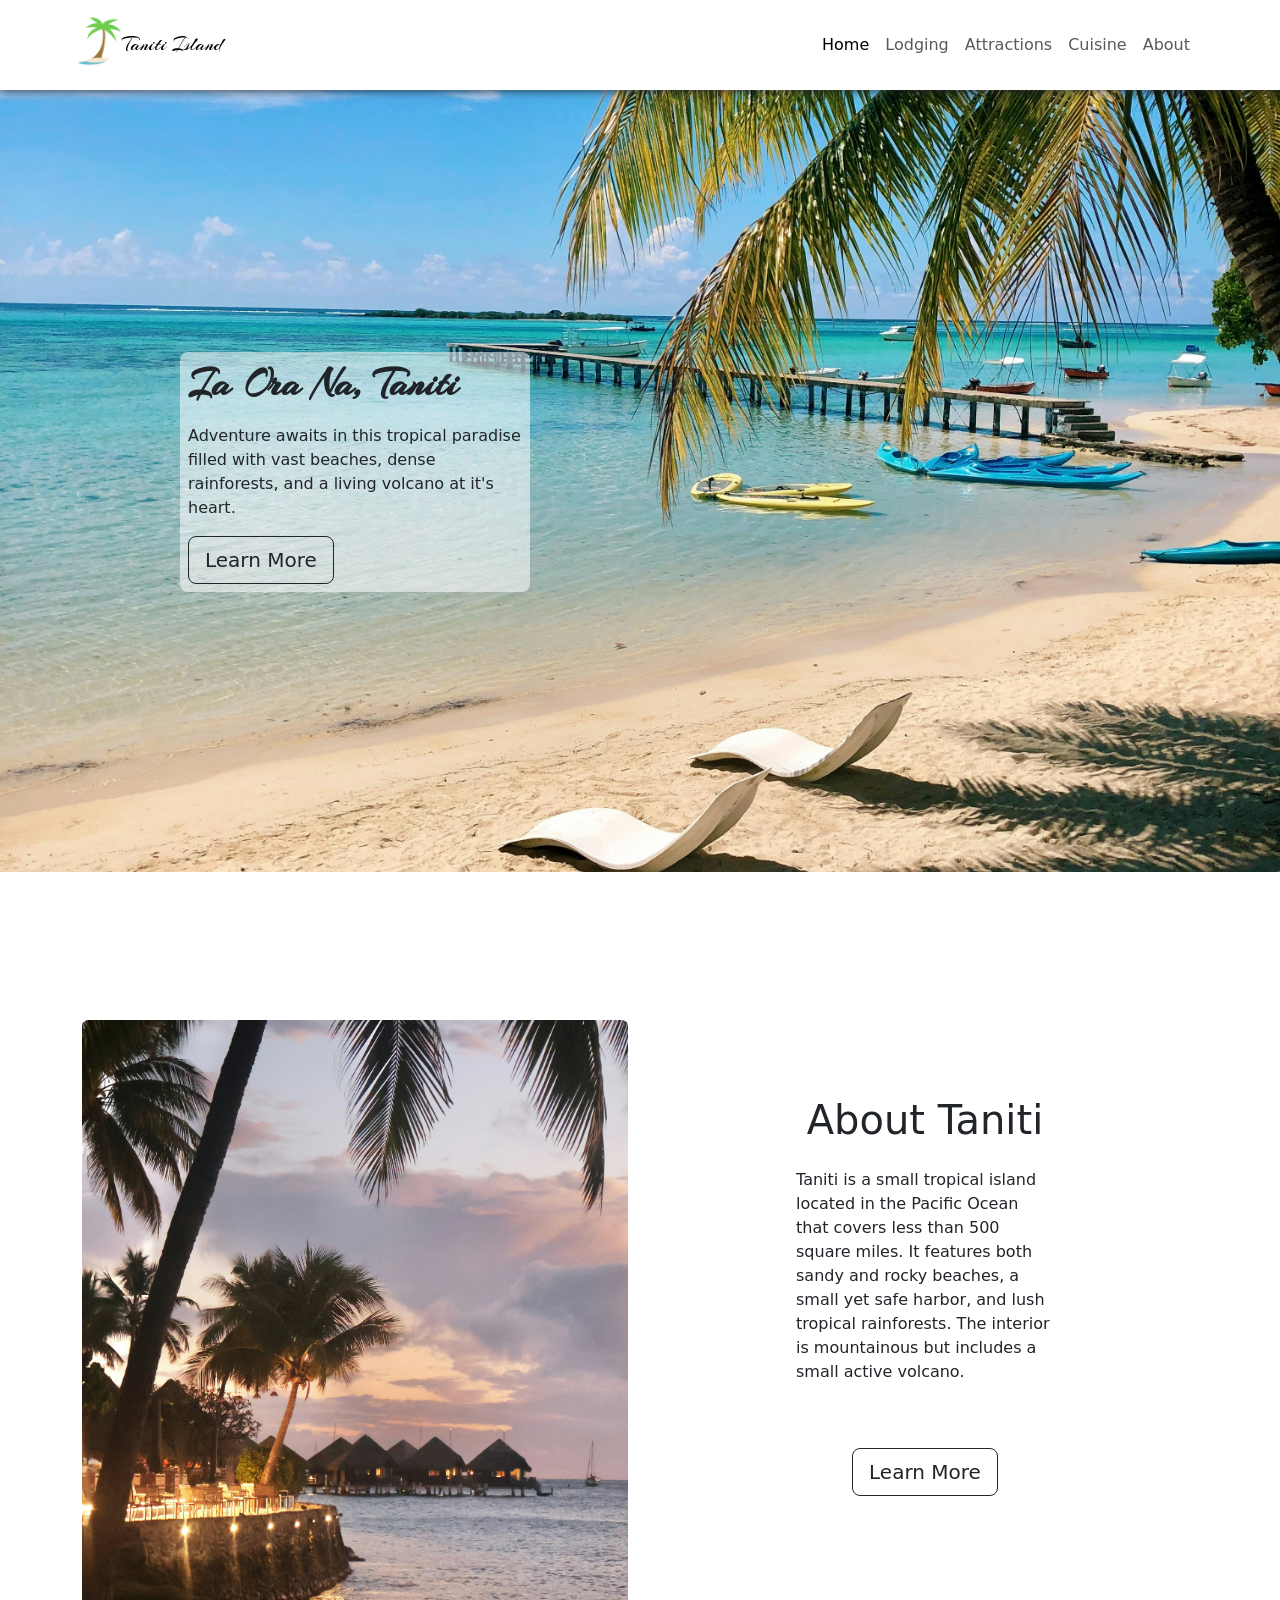
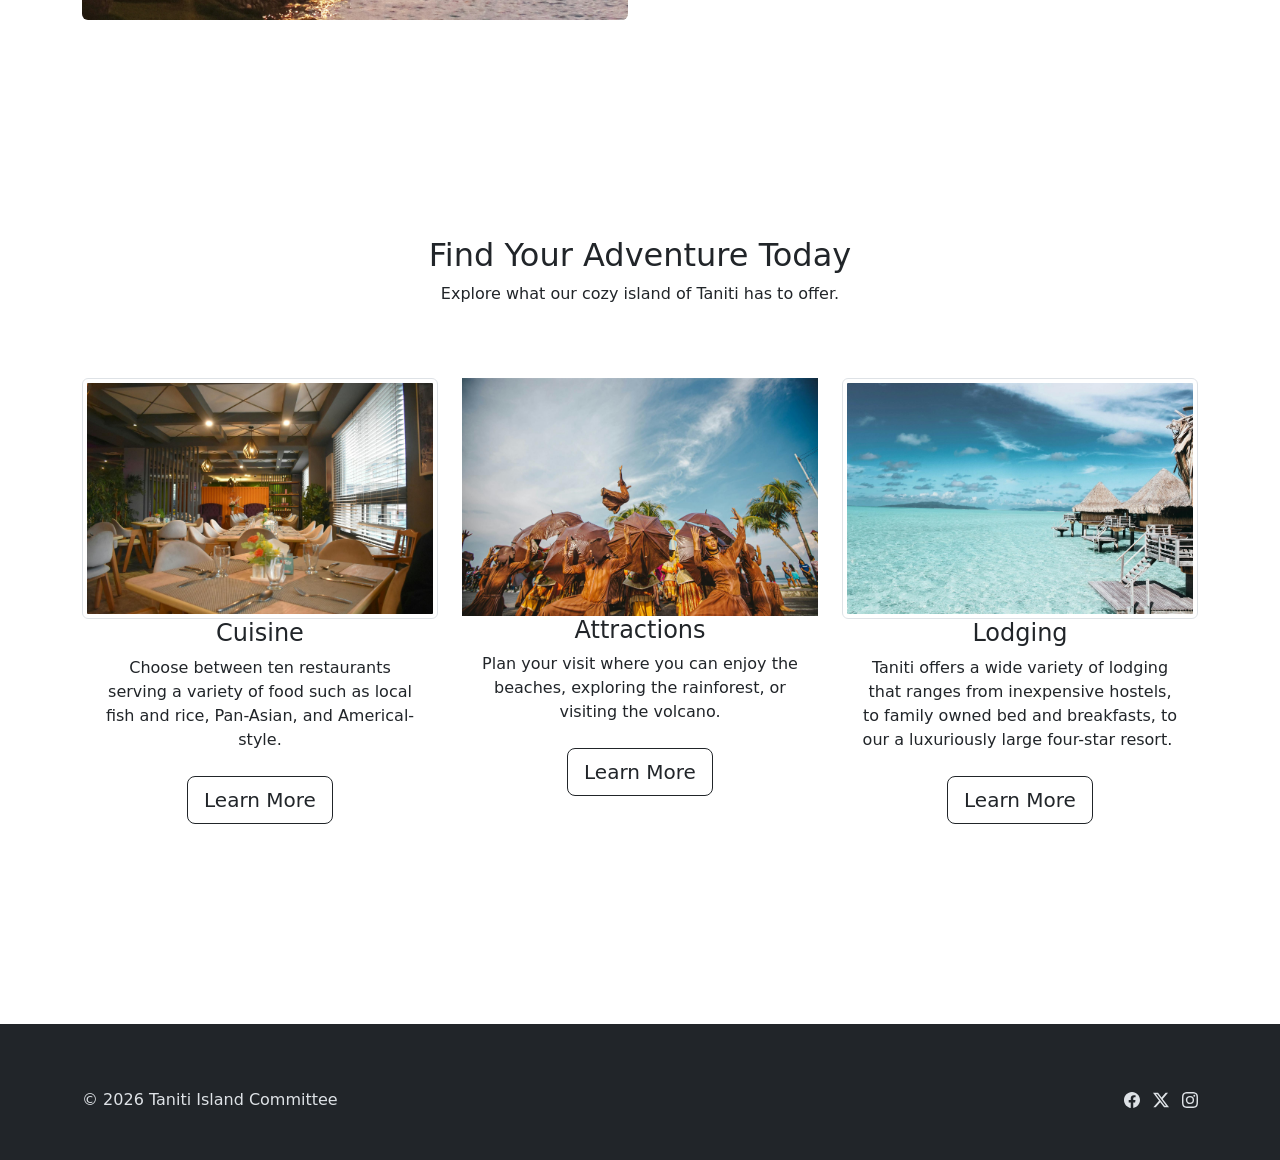
<file: index.html>
<!DOCTYPE html>
<html data-bs-theme="light" lang="en">

<head>
    <meta charset="utf-8">
    <meta name="viewport" content="width=device-width, initial-scale=1.0, shrink-to-fit=no">
    <title>taniti-island_lo-fidelity-wireframe</title>
    <link rel="stylesheet" href="assets/bootstrap/css/bootstrap.min.css">
    <link rel="stylesheet" href="https://fonts.googleapis.com/css?family=Arizonia&amp;display=swap">
    <link rel="stylesheet" href="assets/css/styles.min.css">
</head>

<body>
    <header class="position-fixed top-0 z-3 vw-100">
        <nav class="navbar navbar-expand-md bg-body mb-0 py-4" style="box-shadow: 0px 0px 10px;">
            <div class="container"><a class="navbar-brand d-flex align-items-center" href="index.html"><span class="bs-icon-sm bs-icon-rounded bs-icon-primary d-flex justify-content-center align-items-center me-2 bs-icon" style="border-radius: 8px;background: transparent;"><img src="assets/img/home/taniti_brand.png" width="48" height="69"></span><span style="font-family: Arizonia, serif;">Taniti Island</span></a><button class="navbar-toggler" data-bs-toggle="collapse" data-bs-target="#navcol-2"><span class="visually-hidden">Toggle navigation</span><span class="navbar-toggler-icon"></span></button>
                <div class="collapse navbar-collapse" id="navcol-2">
                    <ul class="navbar-nav ms-auto">
                        <li class="nav-item"><a class="nav-link active" href="index.html">Home</a></li>
                        <li class="nav-item"><a class="nav-link" href="lodging.html">Lodging</a></li>
                        <li class="nav-item"><a class="nav-link" href="attractions.html">Attractions</a></li>
                        <li class="nav-item"><a class="nav-link" href="cuisine.html">Cuisine</a></li>
                        <li class="nav-item"><a class="nav-link" href="about.html">About</a></li>
                    </ul>
                </div>
            </div>
        </nav>
    </header>
    <section style="min-height: 900px;">
        <div class="mt-6" data-bss-parallax-bg="true" style="background: url(&quot;assets/img/home/hero.jpg&quot;) bottom / cover;height: 800px;">
            <div class="container h-100">
                <div class="row h-100">
                    <div class="col-md-6 text-center text-md-start d-flex d-sm-flex d-md-flex justify-content-center align-items-center justify-content-md-start align-items-md-center justify-content-xl-center">
                        <div class="px-2 py-2" style="max-width: 350px;background: linear-gradient(black, rgba(255,255,255,0.24) 0%), rgba(255,255,255,0.4);border-radius: 8px;">
                            <h1 class="text-capitalize fw-bold" style="font-family: Arizonia, serif;border-color: rgb(33, 37, 41);border-top-color: rgb(33,;border-right-color: 37,;border-bottom-color: 41);border-left-color: 37,;">Ia Ora na, taniti</h1>
                            <p class="my-3">Adventure awaits in this tropical paradise filled with vast beaches, dense rainforests, and a living volcano at it's heart.</p><a class="btn btn-outline-primary btn-lg" role="button" href="about.html" style="border-color: var(--bs-dark);border-top-color: rgb(13,;border-right-color: 110,;border-bottom-color: 253);border-left-color: 110,;color: var(--bs-dark);">Learn More</a>
                        </div>
                    </div>
                </div>
            </div>
        </div>
    </section>
    <div class="container py-4 py-xl-5">
        <div class="row row-cols-1 row-cols-md-2">
            <div class="col"><img class="object-fit-cover rounded w-100 h-100" alt="Tropical bungalows on the water at sunset" style="min-height: 300px;max-height: 600px;" src="assets/img/home/about-taniti.jpg"></div>
            <div class="col d-flex flex-column justify-content-center p-4">
                <div class="mt-4 pt-0 mb-4 pb-4">
                    <div class="container">
                        <div class="row mb-2 pb-0">
                            <div class="col-md-12 mb-2" style="text-align: center;">
                                <h1>About Taniti</h1>
                            </div>
                        </div>
                        <div class="row">
                            <div class="col-md-12" style="text-align: center;">
                                <p class="text-start px-md-4 px-lg-6 px-xl-8 px-xxl-10">Taniti is a small tropical island located in the Pacific Ocean that covers less than 500 square miles. It features both sandy and rocky beaches, a small yet safe harbor, and lush tropical rainforests. The interior is mountainous but includes a small active volcano.&nbsp;<br><br></p>
                            </div>
                            <div class="col my-3 py-2" style="text-align: center;"><a class="btn btn-outline-primary btn-lg" role="button" href="about.html" style="border-color: var(--bs-dark);border-top-color: rgb(13,;border-right-color: 110,;border-bottom-color: 253);border-left-color: 110,;color: var(--bs-dark);">Learn More</a></div>
                        </div>
                    </div>
                </div>
            </div>
        </div>
    </div>
    <div class="container my-8 py-4 py-xl-5">
        <div class="row mb-5">
            <div class="col-md-8 col-xl-6 text-center mx-auto">
                <h2>Find Your Adventure Today</h2>
                <p>Explore what our cozy island of Taniti has to offer.</p>
            </div>
        </div>
        <div class="row gy-4 row-cols-1 row-cols-md-1 row-cols-lg-2 row-cols-xl-3 justify-content-center">
            <div class="col py-2">
                <div class="text-center d-flex flex-column align-items-center align-items-xl-center">
                    <picture><img class="img-thumbnail img-fluid" alt="A warm and stylish restaurant interior featuring elegant wooden tables and cozy seating under ambient lighting." width="1880" height="1253" src="assets/img/home/cuisine.jpeg"></picture>
                    <div class="px-3">
                        <h4>Cuisine</h4>
                        <p>Choose between ten restaurants serving a variety of food such as local fish and rice, Pan-Asian, and Americal-style.</p>
                        <div class="col my-3 py-2" style="text-align: center;"><a class="btn btn-outline-primary btn-lg" role="button" href="cuisine.html" style="border-color: var(--bs-dark);border-top-color: rgb(13,;border-right-color: 110,;border-bottom-color: 253);border-left-color: 110,;color: var(--bs-dark);">Learn More</a></div>
                    </div>
                </div>
            </div>
            <div class="col py-2">
                <div class="text-center d-flex flex-column align-items-center align-items-xl-center">
                    <picture><img class="img-fluid" alt="Dynamic outdoor festival parade showcasing traditional umbrella dance under a bright sky." width="1880" height="1253" src="assets/img/home/attractions.jpeg"></picture>
                    <div class="px-3">
                        <h4>Attractions</h4>
                        <p>Plan your visit where you can enjoy the beaches, exploring the rainforest, or visiting the volcano.</p>
                        <div class="col my-3 py-2" style="text-align: center;"><a class="btn btn-outline-primary btn-lg" role="button" href="attractions.html" style="border-color: var(--bs-dark);border-top-color: rgb(13,;border-right-color: 110,;border-bottom-color: 253);border-left-color: 110,;color: var(--bs-dark);">Learn More</a></div>
                    </div>
                </div>
            </div>
            <div class="col py-2">
                <div class="text-center d-flex flex-column align-items-center align-items-xl-center">
                    <picture><img class="img-thumbnail img-fluid" alt="Overwater bungalows on a crystal-clear turquoise sea in French Polynesia." width="1880" height="1253" src="assets/img/home/lodging.jpeg"></picture>
                    <div class="px-3">
                        <h4>Lodging</h4>
                        <p>Taniti offers a wide variety of lodging that ranges from inexpensive hostels, to family owned bed and breakfasts, to our a luxuriously large four-star resort.&nbsp;</p>
                        <div class="col my-3 py-2" style="text-align: center;"><a class="btn btn-outline-primary btn-lg" role="button" href="lodging.html" style="border-color: var(--bs-dark);border-top-color: rgb(13,;border-right-color: 110,;border-bottom-color: 253);border-left-color: 110,;color: var(--bs-dark);">Learn More</a></div>
                    </div>
                </div>
            </div>
        </div>
    </div>
    <footer class="text-body bg-body" data-bs-theme="dark" style="background: rgb(33, 37, 41);">
        <div class="container py-4 py-lg-5">
            <div class="d-flex justify-content-between align-items-center pt-3">
                <p class="mb-0">© 2026 Taniti Island Committee</p>
                <ul class="list-inline mb-0">
                    <li class="list-inline-item"><a href="#"><svg class="bi bi-facebook text-body" xmlns="http://www.w3.org/2000/svg" width="1em" height="1em" fill="currentColor" viewBox="0 0 16 16">
                                <path d="M16 8.049c0-4.446-3.582-8.05-8-8.05C3.58 0-.002 3.603-.002 8.05c0 4.017 2.926 7.347 6.75 7.951v-5.625h-2.03V8.05H6.75V6.275c0-2.017 1.195-3.131 3.022-3.131.876 0 1.791.157 1.791.157v1.98h-1.009c-.993 0-1.303.621-1.303 1.258v1.51h2.218l-.354 2.326H9.25V16c3.824-.604 6.75-3.934 6.75-7.951"></path>
                            </svg></a></li>
                    <li class="list-inline-item"><a href="#"><svg class="bi bi-twitter-x text-body" xmlns="http://www.w3.org/2000/svg" width="1em" height="1em" fill="currentColor" viewBox="0 0 16 16">
                                <path d="M12.6.75h2.454l-5.36 6.142L16 15.25h-4.937l-3.867-5.07-4.425 5.07H.316l5.733-6.57L0 .75h5.063l3.495 4.633L12.601.75Zm-.86 13.028h1.36L4.323 2.145H2.865z"></path>
                            </svg></a></li>
                    <li class="list-inline-item"><a href="#"><svg class="bi bi-instagram text-body" xmlns="http://www.w3.org/2000/svg" width="1em" height="1em" fill="currentColor" viewBox="0 0 16 16">
                                <path d="M8 0C5.829 0 5.556.01 4.703.048 3.85.088 3.269.222 2.76.42a3.9 3.9 0 0 0-1.417.923A3.9 3.9 0 0 0 .42 2.76C.222 3.268.087 3.85.048 4.7.01 5.555 0 5.827 0 8.001c0 2.172.01 2.444.048 3.297.04.852.174 1.433.372 1.942.205.526.478.972.923 1.417.444.445.89.719 1.416.923.51.198 1.09.333 1.942.372C5.555 15.99 5.827 16 8 16s2.444-.01 3.298-.048c.851-.04 1.434-.174 1.943-.372a3.9 3.9 0 0 0 1.416-.923c.445-.445.718-.891.923-1.417.197-.509.332-1.09.372-1.942C15.99 10.445 16 10.173 16 8s-.01-2.445-.048-3.299c-.04-.851-.175-1.433-.372-1.941a3.9 3.9 0 0 0-.923-1.417A3.9 3.9 0 0 0 13.24.42c-.51-.198-1.092-.333-1.943-.372C10.443.01 10.172 0 7.998 0zm-.717 1.442h.718c2.136 0 2.389.007 3.232.046.78.035 1.204.166 1.486.275.373.145.64.319.92.599s.453.546.598.92c.11.281.24.705.275 1.485.039.843.047 1.096.047 3.231s-.008 2.389-.047 3.232c-.035.78-.166 1.203-.275 1.485a2.5 2.5 0 0 1-.599.919c-.28.28-.546.453-.92.598-.28.11-.704.24-1.485.276-.843.038-1.096.047-3.232.047s-2.39-.009-3.233-.047c-.78-.036-1.203-.166-1.485-.276a2.5 2.5 0 0 1-.92-.598 2.5 2.5 0 0 1-.6-.92c-.109-.281-.24-.705-.275-1.485-.038-.843-.046-1.096-.046-3.233s.008-2.388.046-3.231c.036-.78.166-1.204.276-1.486.145-.373.319-.64.599-.92s.546-.453.92-.598c.282-.11.705-.24 1.485-.276.738-.034 1.024-.044 2.515-.045zm4.988 1.328a.96.96 0 1 0 0 1.92.96.96 0 0 0 0-1.92m-4.27 1.122a4.109 4.109 0 1 0 0 8.217 4.109 4.109 0 0 0 0-8.217m0 1.441a2.667 2.667 0 1 1 0 5.334 2.667 2.667 0 0 1 0-5.334"></path>
                            </svg></a></li>
                </ul>
            </div>
        </div>
    </footer>
    <script src="assets/bootstrap/js/bootstrap.min.js"></script>
    <script src="assets/js/script.min.js"></script>
</body>

</html>
</file>
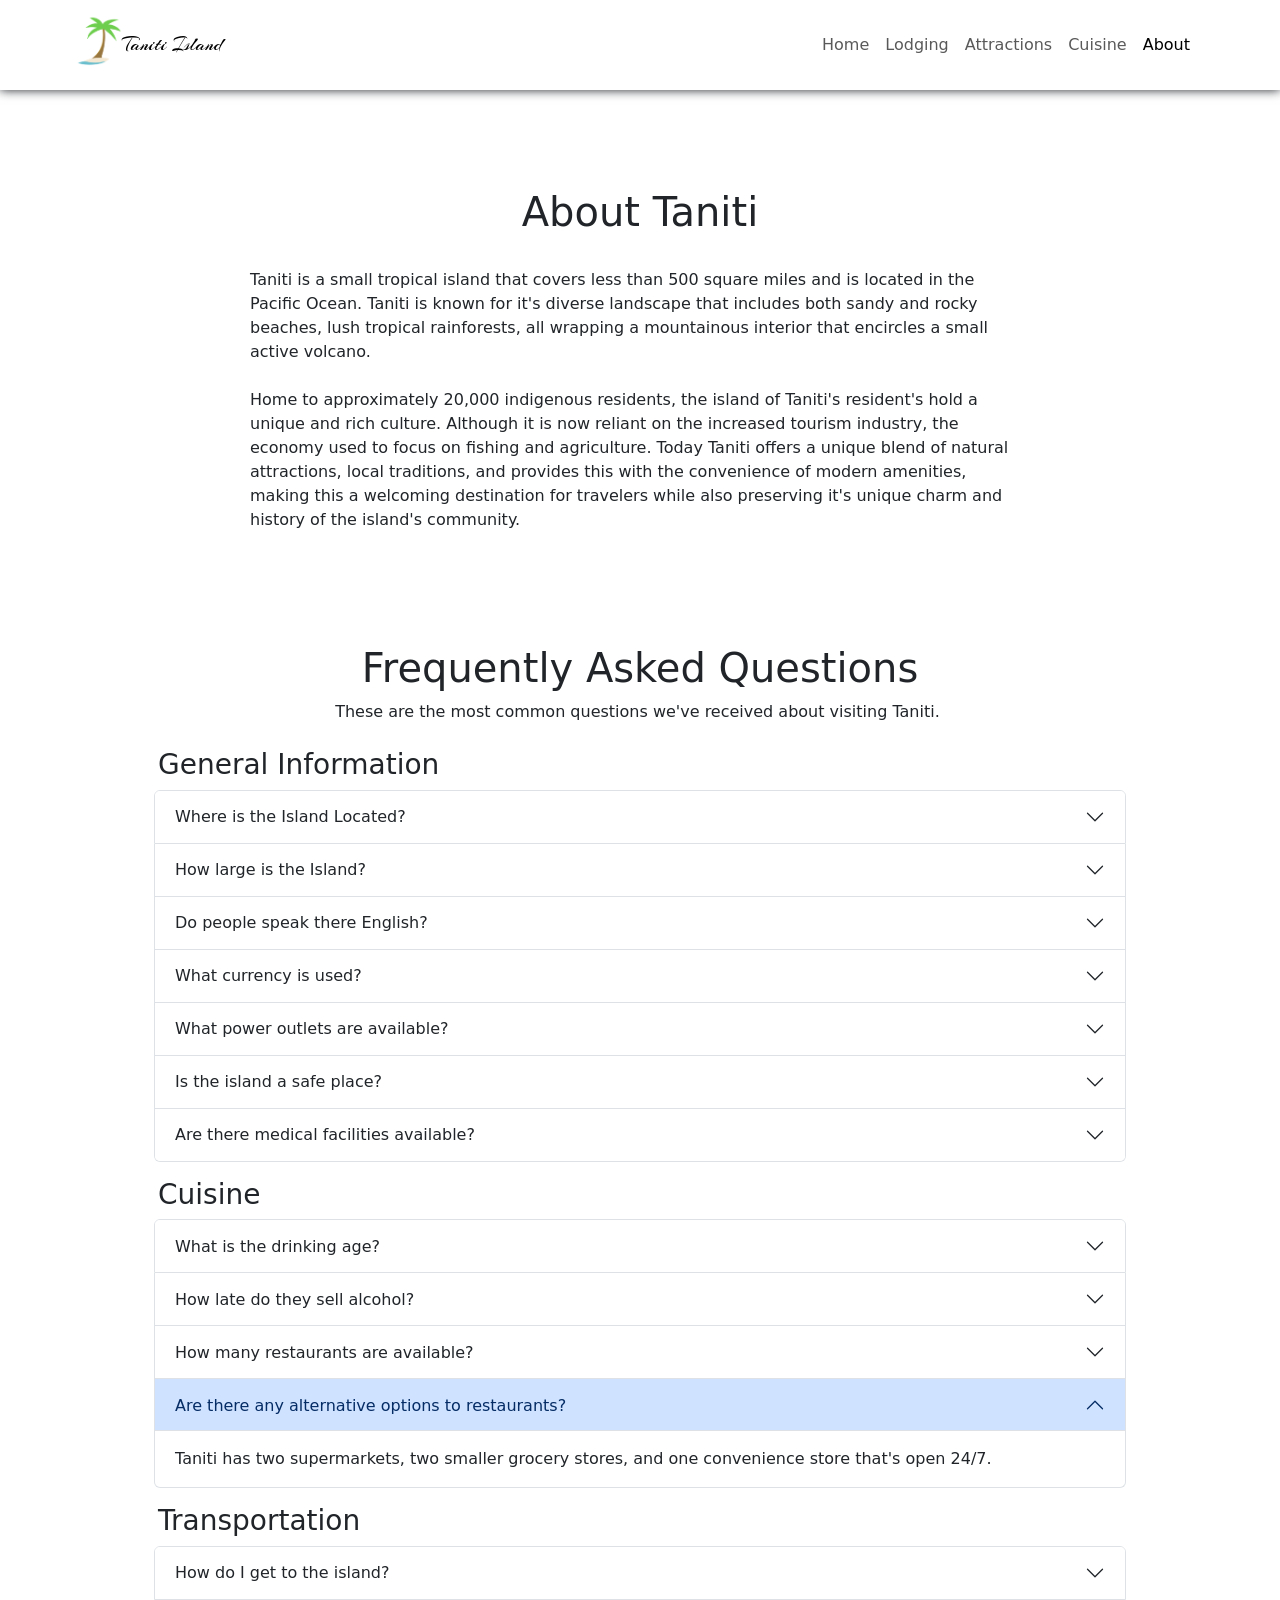
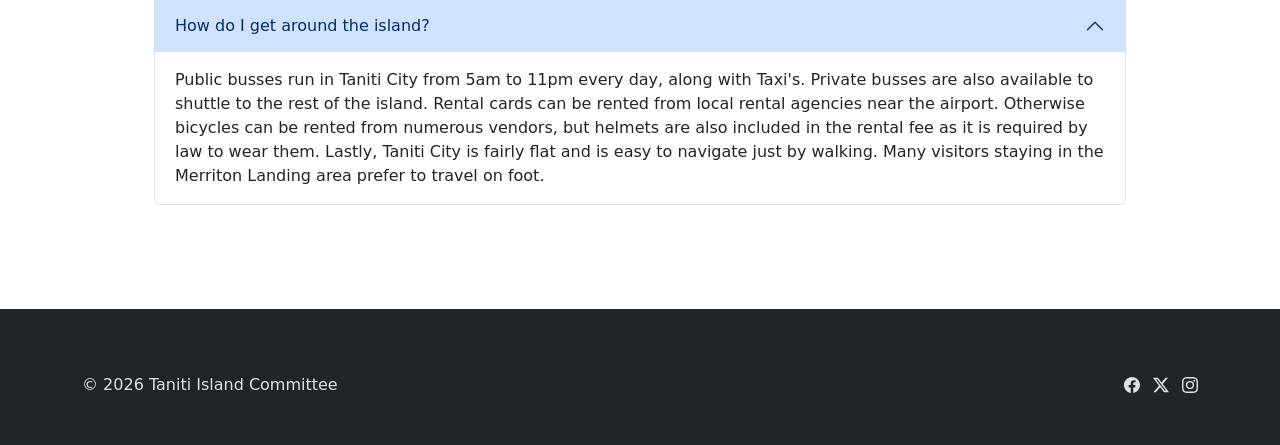
<file: about.html>
<!DOCTYPE html>
<html data-bs-theme="light" lang="en">

<head>
    <meta charset="utf-8">
    <meta name="viewport" content="width=device-width, initial-scale=1.0, shrink-to-fit=no">
    <title>taniti-island_lo-fidelity-wireframe</title>
    <link rel="stylesheet" href="assets/bootstrap/css/bootstrap.min.css">
    <link rel="stylesheet" href="https://fonts.googleapis.com/css?family=Arizonia&amp;display=swap">
    <link rel="stylesheet" href="assets/css/styles.min.css">
</head>

<body>
    <header class="position-fixed top-0 z-3 vw-100">
        <nav class="navbar navbar-expand-md bg-body mb-0 py-4" style="box-shadow: 0px 0px 10px;">
            <div class="container"><a class="navbar-brand d-flex align-items-center" href="index.html"><span class="bs-icon-sm bs-icon-rounded bs-icon-primary d-flex justify-content-center align-items-center me-2 bs-icon" style="border-radius: 8px;background: transparent;"><img src="assets/img/home/taniti_brand.png" width="48" height="69"></span><span style="font-family: Arizonia, serif;">Taniti Island</span></a><button class="navbar-toggler" data-bs-toggle="collapse" data-bs-target="#navcol-2"><span class="visually-hidden">Toggle navigation</span><span class="navbar-toggler-icon"></span></button>
                <div class="collapse navbar-collapse" id="navcol-2">
                    <ul class="navbar-nav ms-auto">
                        <li class="nav-item"><a class="nav-link" href="index.html">Home</a></li>
                        <li class="nav-item"><a class="nav-link" href="lodging.html">Lodging</a></li>
                        <li class="nav-item"><a class="nav-link" href="attractions.html">Attractions</a></li>
                        <li class="nav-item"><a class="nav-link" href="cuisine.html">Cuisine</a></li>
                        <li class="nav-item"><a class="nav-link active" href="about.html">About</a></li>
                    </ul>
                </div>
            </div>
        </nav>
    </header>
    <div>
        <div class="container mt-0 mb-5">
            <div class="row">
                <div class="col-md-12">
                    <p>&nbsp;</p>
                </div>
            </div>
        </div>
    </div>
    <div class="mt-0 pt-1">
        <div class="container my-7">
            <div class="row">
                <div class="col-md-12">
                    <h1 style="text-align: center;">About Taniti</h1>
                </div>
            </div>
            <div class="row">
                <div class="col-md-12">
                    <p class="ps-md-6 ps-lg-10 pe-lg-6 pe-xl-10 pt-4">Taniti is a small tropical island that covers less than 500 square miles and is located in the Pacific Ocean. Taniti is known for it's diverse landscape that includes both sandy and rocky beaches, lush tropical rainforests, all wrapping a mountainous interior that encircles a small active volcano.&nbsp;<br><br>Home to approximately 20,000 indigenous residents, the island of Taniti's resident's hold a unique and rich culture. Although it is now reliant on the increased tourism industry, the economy used to focus on fishing and agriculture. Today Taniti offers a unique blend of natural attractions, local traditions, and provides this with the convenience of modern amenities, making this a welcoming destination for travelers while also preserving it's unique charm and history of the island's community.&nbsp;</p>
                </div>
            </div>
        </div>
    </div>
    <div class="mt-0 pt-0">
        <div class="container my-7">
            <div class="row">
                <div class="col-md-12">
                    <h1 style="text-align: center;">Frequently Asked Questions</h1>
                    <p class="text-center ps-md-6 ps-lg-10 pe-lg-6 pe-xl-10 pt-0">These are the most common questions we've received about visiting Taniti.&nbsp;</p>
                </div>
            </div>
            <div class="row py-2">
                <div class="col ms-lg-2 ms-xl-6 ms-xxl-10 me-lg-2 me-xl-6 me-xxl-10">
                    <h3 class="text-start ps-1" style="text-align: center;">General Information</h3>
                    <div class="accordion" role="tablist" id="accordion-1">
                        <div class="accordion-item">
                            <h2 class="accordion-header" role="tab"><button class="accordion-button collapsed" type="button" data-bs-toggle="collapse" data-bs-target="#accordion-1 .item-1" aria-expanded="false" aria-controls="accordion-1 .item-1">Where is the Island Located?</button></h2>
                            <div class="accordion-collapse collapse item-1" role="tabpanel" data-bs-parent="#accordion-1">
                                <div class="accordion-body">
                                    <p class="mb-0">Taniti is a small tropical island located in the Pacific Ocean.&nbsp;</p>
                                </div>
                            </div>
                        </div>
                        <div class="accordion-item">
                            <h2 class="accordion-header" role="tab"><button class="accordion-button collapsed" type="button" data-bs-toggle="collapse" data-bs-target="#accordion-1 .item-2" aria-expanded="false" aria-controls="accordion-1 .item-2">How large is the Island?</button></h2>
                            <div class="accordion-collapse collapse item-2" role="tabpanel" data-bs-parent="#accordion-1">
                                <div class="accordion-body">
                                    <p class="mb-0">Taniti cover's less than 500 square miles.&nbsp;</p>
                                </div>
                            </div>
                        </div>
                        <div class="accordion-item">
                            <h2 class="accordion-header" role="tab"><button class="accordion-button collapsed" type="button" data-bs-toggle="collapse" data-bs-target="#accordion-1 .item-3" aria-expanded="false" aria-controls="accordion-1 .item-3">Do people speak there English?</button></h2>
                            <div class="accordion-collapse collapse item-3" role="tabpanel" data-bs-parent="#accordion-1">
                                <div class="accordion-body">
                                    <p class="mb-0">Many younger Tanitian's speak fluent English; However, very little English is spoken in rural areas, especially by the older residents. Facilities, such as hospitals, have many multilingual employees.&nbsp;</p>
                                </div>
                            </div>
                        </div>
                        <div class="accordion-item">
                            <h2 class="accordion-header" role="tab"><button class="accordion-button collapsed" type="button" data-bs-toggle="collapse" data-bs-target="#accordion-1 .item-4" aria-expanded="false" aria-controls="accordion-1 .item-4">What currency is used?&nbsp;</button></h2>
                            <div class="accordion-collapse collapse item-4" role="tabpanel" data-bs-parent="#accordion-1">
                                <div class="accordion-body">
                                    <p class="mb-0">Taniti primarily uses the US Dollar, but many business also accept euros and yen. Several banks offer currency exchange services and several businesses accept all major credit cards.</p>
                                </div>
                            </div>
                        </div>
                        <div class="accordion-item">
                            <h2 class="accordion-header" role="tab"><button class="accordion-button collapsed" type="button" data-bs-toggle="collapse" data-bs-target="#accordion-1 .item-5" aria-expanded="false" aria-controls="accordion-1 .item-5">What power outlets are available?</button></h2>
                            <div class="accordion-collapse collapse item-5" role="tabpanel" data-bs-parent="#accordion-1">
                                <div class="accordion-body">
                                    <p class="mb-0">The standard outlet is 120 volts, matching what is commonly used in the United States.&nbsp;</p>
                                </div>
                            </div>
                        </div>
                        <div class="accordion-item">
                            <h2 class="accordion-header" role="tab"><button class="accordion-button collapsed" type="button" data-bs-toggle="collapse" data-bs-target="#accordion-1 .item-6" aria-expanded="false" aria-controls="accordion-1 .item-6">Is the island a safe place?</button></h2>
                            <div class="accordion-collapse collapse item-6" role="tabpanel" data-bs-parent="#accordion-1">
                                <div class="accordion-body">
                                    <p class="mb-0">Violent crime is very rare, but as tourism increases, there are more reports of pickpocketing and other petty crimes.</p>
                                </div>
                            </div>
                        </div>
                        <div class="accordion-item">
                            <h2 class="accordion-header" role="tab"><button class="accordion-button collapsed" type="button" data-bs-toggle="collapse" data-bs-target="#accordion-1 .item-7" aria-expanded="false" aria-controls="accordion-1 .item-7">Are there medical facilities available?</button></h2>
                            <div class="accordion-collapse collapse item-7" role="tabpanel" data-bs-parent="#accordion-1">
                                <div class="accordion-body">
                                    <p class="mb-0">There is one hospital and several clinics.</p>
                                </div>
                            </div>
                        </div>
                    </div>
                </div>
            </div>
            <div class="row py-2">
                <div class="col ms-lg-2 ms-xl-6 ms-xxl-10 me-lg-2 me-xl-6 me-xxl-10">
                    <h3 class="text-start ps-1" style="text-align: center;">Cuisine</h3>
                    <div class="accordion" role="tablist" id="accordion-2">
                        <div class="accordion-item">
                            <h2 class="accordion-header" role="tab"><button class="accordion-button collapsed" type="button" data-bs-toggle="collapse" data-bs-target="#accordion-2 .item-1" aria-expanded="false" aria-controls="accordion-2 .item-1">What is the drinking age?&nbsp;</button></h2>
                            <div class="accordion-collapse collapse item-1" role="tabpanel" data-bs-parent="#accordion-2">
                                <div class="accordion-body">
                                    <p class="mb-0">The legal drinking age is 18, but it is not strictly enforced.&nbsp;</p>
                                </div>
                            </div>
                        </div>
                        <div class="accordion-item">
                            <h2 class="accordion-header" role="tab"><button class="accordion-button collapsed" type="button" data-bs-toggle="collapse" data-bs-target="#accordion-2 .item-2" aria-expanded="false" aria-controls="accordion-2 .item-2">How late do they sell alcohol?&nbsp;</button></h2>
                            <div class="accordion-collapse collapse item-2" role="tabpanel" data-bs-parent="#accordion-2">
                                <div class="accordion-body">
                                    <p class="mb-0">Alcohol is served and sold between 9am and midnight.&nbsp;</p>
                                </div>
                            </div>
                        </div>
                        <div class="accordion-item">
                            <h2 class="accordion-header" role="tab"><button class="accordion-button collapsed" type="button" data-bs-toggle="collapse" data-bs-target="#accordion-2 .item-3" aria-expanded="false" aria-controls="accordion-2 .item-3">How many restaurants are available?</button></h2>
                            <div class="accordion-collapse collapse item-3" role="tabpanel" data-bs-parent="#accordion-2">
                                <div class="accordion-body">
                                    <p class="mb-0">Taniti currently has 10 restaurants with five of them serving local dishes featuring fish and rice, three serving American-style meals, and two serving Pan-Asian cuisine.&nbsp;</p>
                                </div>
                            </div>
                        </div>
                        <div class="accordion-item">
                            <h2 class="accordion-header" role="tab"><button class="accordion-button" type="button" data-bs-toggle="collapse" data-bs-target="#accordion-2 .item-4" aria-expanded="true" aria-controls="accordion-2 .item-4">Are there any alternative options to restaurants?</button></h2>
                            <div class="accordion-collapse collapse show item-4" role="tabpanel" data-bs-parent="#accordion-2">
                                <div class="accordion-body">
                                    <p class="mb-0">Taniti has two supermarkets, two smaller grocery stores, and one convenience store that's open 24/7.&nbsp;</p>
                                </div>
                            </div>
                        </div>
                    </div>
                </div>
            </div>
            <div class="row py-2">
                <div class="col ms-lg-2 ms-xl-6 ms-xxl-10 me-lg-2 me-xl-6 me-xxl-10">
                    <h3 class="text-start ps-1" style="text-align: center;">Transportation</h3>
                    <div class="accordion" role="tablist" id="accordion-3">
                        <div class="accordion-item">
                            <h2 class="accordion-header" role="tab"><button class="accordion-button collapsed" type="button" data-bs-toggle="collapse" data-bs-target="#accordion-3 .item-1" aria-expanded="false" aria-controls="accordion-3 .item-1">How do I get to the island?</button></h2>
                            <div class="accordion-collapse collapse item-1" role="tabpanel" data-bs-parent="#accordion-3">
                                <div class="accordion-body">
                                    <p class="mb-0">Almost all visitors arrive to Taniti by air while other's arrive by a small cruise ship that docks in Yellow Leaf Bay.&nbsp;</p>
                                </div>
                            </div>
                        </div>
                        <div class="accordion-item">
                            <h2 class="accordion-header" role="tab"><button class="accordion-button" type="button" data-bs-toggle="collapse" data-bs-target="#accordion-3 .item-2" aria-expanded="true" aria-controls="accordion-3 .item-2">How do I get around the island?</button></h2>
                            <div class="accordion-collapse collapse show item-2" role="tabpanel" data-bs-parent="#accordion-3">
                                <div class="accordion-body">
                                    <p class="mb-0">Public busses run in Taniti City from 5am to 11pm every day, along with Taxi's. Private busses are also available to shuttle to the rest of the island. Rental cards can be rented from local rental agencies near the airport. Otherwise bicycles can be rented from numerous vendors, but helmets are also included in the rental fee as it is required by law to wear them. Lastly, Taniti City is fairly flat and is easy to navigate just by walking. Many visitors staying in the Merriton Landing area prefer to travel on foot.&nbsp;</p>
                                </div>
                            </div>
                        </div>
                    </div>
                </div>
            </div>
        </div>
    </div>
    <footer class="text-body bg-body" data-bs-theme="dark" style="background: rgb(33, 37, 41);">
        <div class="container py-4 py-lg-5">
            <div class="d-flex justify-content-between align-items-center pt-3">
                <p class="mb-0">© 2026 Taniti Island Committee</p>
                <ul class="list-inline mb-0">
                    <li class="list-inline-item"><a href="#"><svg class="bi bi-facebook text-body" xmlns="http://www.w3.org/2000/svg" width="1em" height="1em" fill="currentColor" viewBox="0 0 16 16">
                                <path d="M16 8.049c0-4.446-3.582-8.05-8-8.05C3.58 0-.002 3.603-.002 8.05c0 4.017 2.926 7.347 6.75 7.951v-5.625h-2.03V8.05H6.75V6.275c0-2.017 1.195-3.131 3.022-3.131.876 0 1.791.157 1.791.157v1.98h-1.009c-.993 0-1.303.621-1.303 1.258v1.51h2.218l-.354 2.326H9.25V16c3.824-.604 6.75-3.934 6.75-7.951"></path>
                            </svg></a></li>
                    <li class="list-inline-item"><a href="#"><svg class="bi bi-twitter-x text-body" xmlns="http://www.w3.org/2000/svg" width="1em" height="1em" fill="currentColor" viewBox="0 0 16 16">
                                <path d="M12.6.75h2.454l-5.36 6.142L16 15.25h-4.937l-3.867-5.07-4.425 5.07H.316l5.733-6.57L0 .75h5.063l3.495 4.633L12.601.75Zm-.86 13.028h1.36L4.323 2.145H2.865z"></path>
                            </svg></a></li>
                    <li class="list-inline-item"><a href="#"><svg class="bi bi-instagram text-body" xmlns="http://www.w3.org/2000/svg" width="1em" height="1em" fill="currentColor" viewBox="0 0 16 16">
                                <path d="M8 0C5.829 0 5.556.01 4.703.048 3.85.088 3.269.222 2.76.42a3.9 3.9 0 0 0-1.417.923A3.9 3.9 0 0 0 .42 2.76C.222 3.268.087 3.85.048 4.7.01 5.555 0 5.827 0 8.001c0 2.172.01 2.444.048 3.297.04.852.174 1.433.372 1.942.205.526.478.972.923 1.417.444.445.89.719 1.416.923.51.198 1.09.333 1.942.372C5.555 15.99 5.827 16 8 16s2.444-.01 3.298-.048c.851-.04 1.434-.174 1.943-.372a3.9 3.9 0 0 0 1.416-.923c.445-.445.718-.891.923-1.417.197-.509.332-1.09.372-1.942C15.99 10.445 16 10.173 16 8s-.01-2.445-.048-3.299c-.04-.851-.175-1.433-.372-1.941a3.9 3.9 0 0 0-.923-1.417A3.9 3.9 0 0 0 13.24.42c-.51-.198-1.092-.333-1.943-.372C10.443.01 10.172 0 7.998 0zm-.717 1.442h.718c2.136 0 2.389.007 3.232.046.78.035 1.204.166 1.486.275.373.145.64.319.92.599s.453.546.598.92c.11.281.24.705.275 1.485.039.843.047 1.096.047 3.231s-.008 2.389-.047 3.232c-.035.78-.166 1.203-.275 1.485a2.5 2.5 0 0 1-.599.919c-.28.28-.546.453-.92.598-.28.11-.704.24-1.485.276-.843.038-1.096.047-3.232.047s-2.39-.009-3.233-.047c-.78-.036-1.203-.166-1.485-.276a2.5 2.5 0 0 1-.92-.598 2.5 2.5 0 0 1-.6-.92c-.109-.281-.24-.705-.275-1.485-.038-.843-.046-1.096-.046-3.233s.008-2.388.046-3.231c.036-.78.166-1.204.276-1.486.145-.373.319-.64.599-.92s.546-.453.92-.598c.282-.11.705-.24 1.485-.276.738-.034 1.024-.044 2.515-.045zm4.988 1.328a.96.96 0 1 0 0 1.92.96.96 0 0 0 0-1.92m-4.27 1.122a4.109 4.109 0 1 0 0 8.217 4.109 4.109 0 0 0 0-8.217m0 1.441a2.667 2.667 0 1 1 0 5.334 2.667 2.667 0 0 1 0-5.334"></path>
                            </svg></a></li>
                </ul>
            </div>
        </div>
    </footer>
    <script src="assets/bootstrap/js/bootstrap.min.js"></script>
    <script src="assets/js/script.min.js"></script>
</body>

</html>
</file>
<file: assets/css/styles.min.css>
.mx-auto{margin-right:auto!important;margin-left:auto!important}.my-3{margin-top:1rem!important;margin-bottom:1rem!important}.my-7{margin-top:6rem!important;margin-bottom:6rem!important}.my-8{margin-top:7.5rem!important;margin-bottom:7.5rem!important}.mt-0{margin-top:0!important}.mt-4{margin-top:1.5rem!important}.mt-6{margin-top:4.5rem!important}.me-2{margin-right:.5rem!important}.mb-0{margin-bottom:0!important}.mb-2{margin-bottom:.5rem!important}.mb-4{margin-bottom:1.5rem!important}.mb-5{margin-bottom:3rem!important}.ms-auto{margin-left:auto!important}.p-4{padding:1.5rem!important}.px-2{padding-right:.5rem!important;padding-left:.5rem!important}.px-3{padding-right:1rem!important;padding-left:1rem!important}.py-2{padding-top:.5rem!important;padding-bottom:.5rem!important}.py-4{padding-top:1.5rem!important;padding-bottom:1.5rem!important}.pt-0{padding-top:0!important}.pt-1{padding-top:.25rem!important}.pt-3{padding-top:1rem!important}.pt-4{padding-top:1.5rem!important}.pb-0{padding-bottom:0!important}.pb-4{padding-bottom:1.5rem!important}.ps-1{padding-left:.25rem!important}@media (min-width:768px){.px-md-4{padding-right:1.5rem!important;padding-left:1.5rem!important}.ps-md-6{padding-left:4.5rem!important}}@media (min-width:992px){.me-lg-2{margin-right:.5rem!important}.ms-lg-2{margin-left:.5rem!important}.px-lg-6{padding-left:4.5rem!important;padding-right:4.5rem!important}.py-lg-5{padding-top:3rem!important;padding-bottom:3rem!important}.pe-lg-6{padding-right:4.5rem!important}.ps-lg-10{padding-left:10.5rem!important}}@media (min-width:1200px){.me-xl-6{margin-right:4.5rem!important}.ms-xl-6{margin-left:4.5rem!important}.px-xl-8{padding-left:7.5rem!important;padding-right:7.5rem!important}.py-xl-5{padding-top:3rem!important;padding-bottom:3rem!important}.pe-xl-10{padding-right:10.5rem!important}}@media (min-width:1400px){.me-xxl-10{margin-right:10.5rem!important}.ms-xxl-10{margin-left:10.5rem!important}.px-xxl-10{padding-left:10.5rem!important;padding-right:10.5rem!important}}.bs-icon{--bs-icon-size:.75rem;display:flex;flex-shrink:0;justify-content:center;align-items:center;font-size:var(--bs-icon-size);width:calc(var(--bs-icon-size) * 2);height:calc(var(--bs-icon-size) * 2);color:var(--bs-primary)}.bs-icon-xs{--bs-icon-size:1rem;width:calc(var(--bs-icon-size) * 1.5);height:calc(var(--bs-icon-size) * 1.5)}.bs-icon-sm{--bs-icon-size:1rem}.bs-icon-md{--bs-icon-size:1.5rem}.bs-icon-lg{--bs-icon-size:2rem}.bs-icon-xl{--bs-icon-size:2.5rem}.bs-icon.bs-icon-primary{color:var(--bs-white);background:var(--bs-primary)}.bs-icon.bs-icon-primary-light{color:var(--bs-primary);background:rgba(var(--bs-primary-rgb),.2)}.bs-icon.bs-icon-semi-white{color:var(--bs-primary);background:rgba(255,255,255,.5)}.bs-icon.bs-icon-rounded{border-radius:.5rem}.bs-icon.bs-icon-circle{border-radius:50%}.bg-white-300{background:rgba(255,255,255,.3)!important}.rounded-bottom-left{border-radius:0;border-bottom-left-radius:.25rem!important}.rounded-bottom-right{border-radius:0;border-bottom-right-radius:.25rem!important}
</file>
